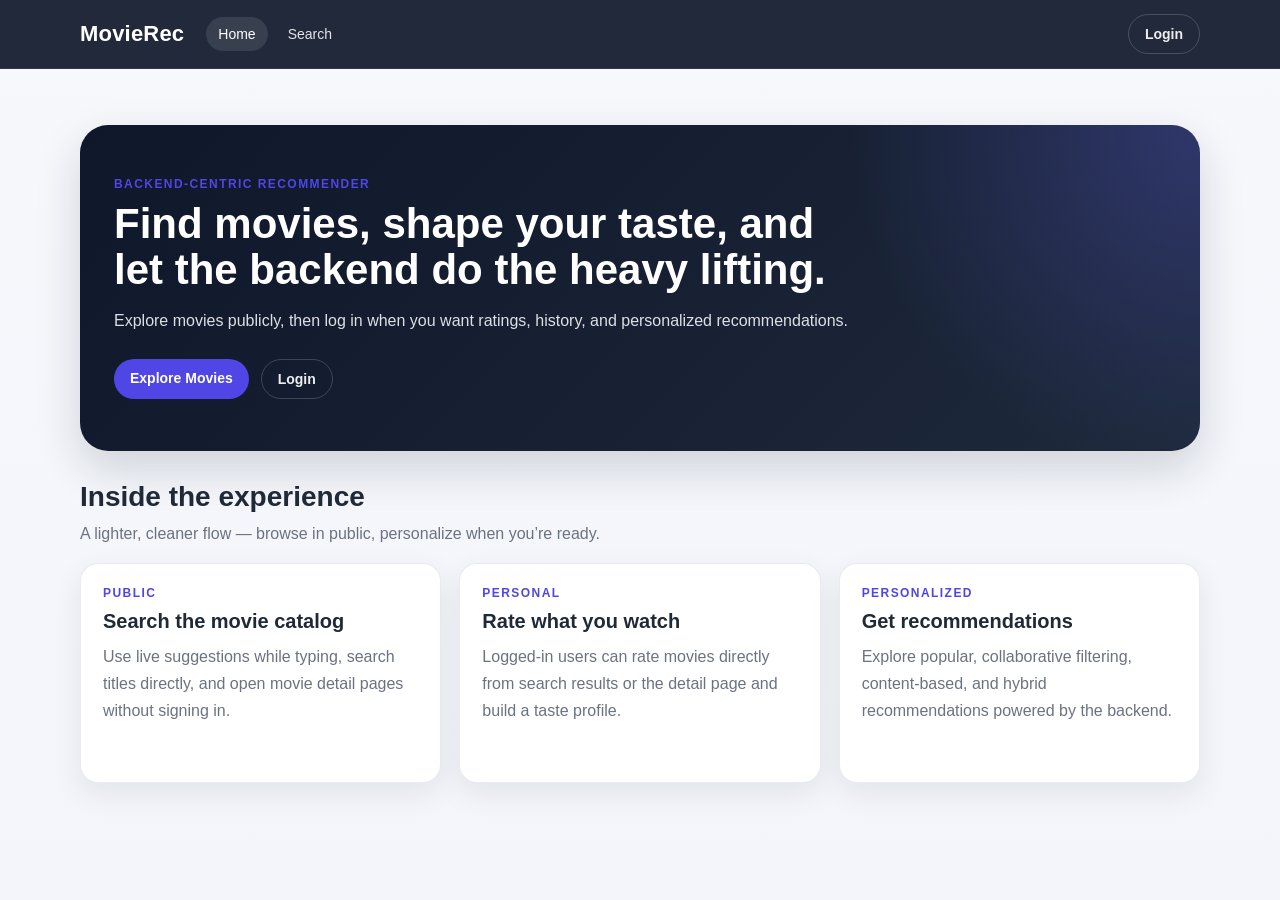
<file: recomender/target/classes/static/index.html>
<!DOCTYPE html>
<html lang="en">
<head>
  <meta charset="UTF-8" />
  <meta name="viewport" content="width=device-width, initial-scale=1.0" />
  <title>Movie Recommendation System</title>
  <link rel="stylesheet" href="style.css" />
</head>
<body onload="initHomePage()">
  <div id="navbarRoot"></div>

  <div class="container">
    <section class="hero">
      <div class="kicker">Backend-centric recommender</div>
      <h1 id="heroTitle">Find movies, shape your taste, and let the backend do the heavy lifting.</h1>
      <p id="heroText">
        Explore movies publicly, then log in when you want ratings, history, and personalized recommendations.
      </p>
      <div class="hero-actions" id="heroActions"></div>
    </section>

    <section class="section-head">
      <h2>Inside the experience</h2>
      <p>A lighter, cleaner flow — browse in public, personalize when you’re ready.</p>
    </section>

    <section class="feature-grid">
      <div class="feature-card">
        <div>
          <div class="kicker">Public</div>
          <h3>Search the movie catalog</h3>
          <p>
            Use live suggestions while typing, search titles directly, and open movie detail pages without signing in.
          </p>
        </div>
      </div>

      <div class="feature-card">
        <div>
          <div class="kicker">Personal</div>
          <h3>Rate what you watch</h3>
          <p>
            Logged-in users can rate movies directly from search results or the detail page and build a taste profile.
          </p>
        </div>
      </div>

      <div class="feature-card">
        <div>
          <div class="kicker">Personalized</div>
          <h3>Get recommendations</h3>
          <p>
            Explore popular, collaborative filtering, content-based, and hybrid recommendations powered by the backend.
          </p>
        </div>
      </div>
    </section>
  </div>

  <script src="common.js"></script>
  <script src="home.js"></script>
</body>
</html>
</file>
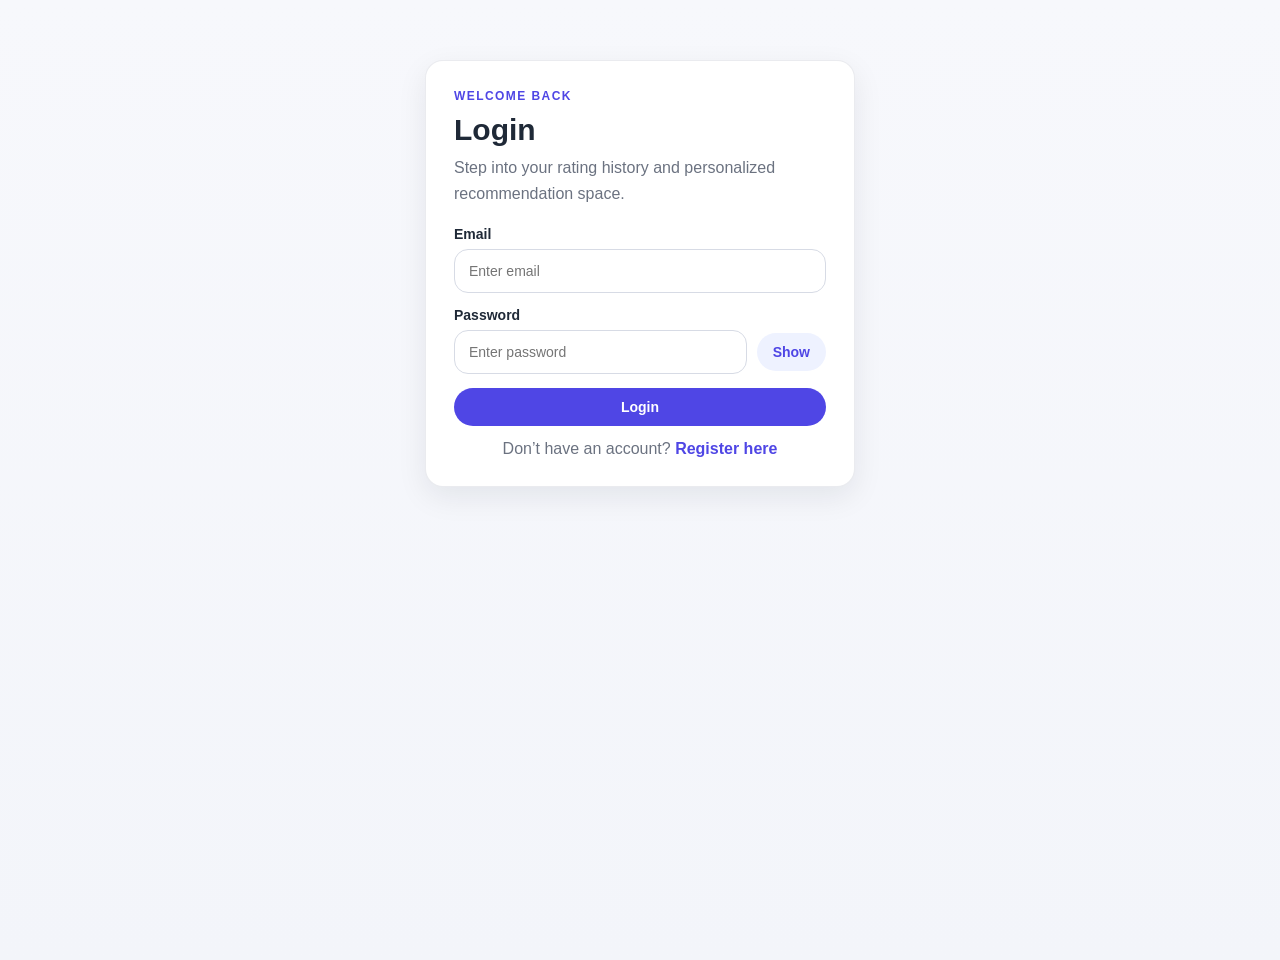
<file: recomender/target/classes/static/dashboard.html>
<!DOCTYPE html>
<html lang="en">
<head>
  <meta charset="UTF-8" />
  <meta name="viewport" content="width=device-width, initial-scale=1.0" />
  <title>Dashboard - Movie Recommender</title>
  <link rel="stylesheet" href="style.css" />
</head>
<body onload="initDashboard()">
  <div class="container">
    <div class="topbar">
      <div>
        <h1>Movie Recommender Dashboard</h1>
        <p class="small-text">Frontend connected to Spring Boot backend</p>
      </div>
      <button class="logout-btn" onclick="logout()">Logout</button>
    </div>

    <div class="card">
      <h2>My Profile</h2>
      <div id="profileSection">Loading profile...</div>
    </div>

    <div class="grid">
      <div class="card">
        <h2>Search Movies</h2>

        <label for="searchQuery">Search by movie title</label>
        <div class="inline-row">
          <input type="text" id="searchQuery" placeholder="Search by movie title" />
          <button onclick="searchMovies()">Search</button>
        </div>

        <div id="movieResults"></div>
      </div>

      <div class="card">
        <h2>Rate a Movie</h2>

        <label for="rateMovieId">Movie ID</label>
        <input type="number" id="rateMovieId" placeholder="Movie ID" />

        <label for="rateValue">Rating</label>
        <select id="rateValue">
          <option value="">Select rating</option>
          <option value="0.5">0.5</option>
          <option value="1.0">1.0</option>
          <option value="1.5">1.5</option>
          <option value="2.0">2.0</option>
          <option value="2.5">2.5</option>
          <option value="3.0">3.0</option>
          <option value="3.5">3.5</option>
          <option value="4.0">4.0</option>
          <option value="4.5">4.5</option>
          <option value="5.0">5.0</option>
        </select>

        <button onclick="submitRating()">Submit Rating</button>
        <div id="ratingMessage"></div>
      </div>
    </div>

    <div class="card">
      <h2>My Ratings</h2>
      <button class="secondary-btn" onclick="loadMyRatings()">Refresh Ratings</button>
      <div id="myRatings">Loading ratings...</div>
    </div>

    <div class="card">
      <h2>Recommendations</h2>

      <label for="strategy">Recommendation Strategy</label>
      <select id="strategy">
        <option value="popular">popular</option>
        <option value="cf">cf</option>
        <option value="content">content</option>
        <option value="hybrid">hybrid</option>
      </select>

      <label for="kValue">Number of Recommendations</label>
      <input type="number" id="kValue" value="10" min="1" max="50" placeholder="How many recommendations?" />

      <button onclick="loadRecommendations()">Get Recommendations</button>

      <div id="recommendations"></div>
    </div>
  </div>

  <script src="dashboard.js"></script>
</body>
</html>
</file>
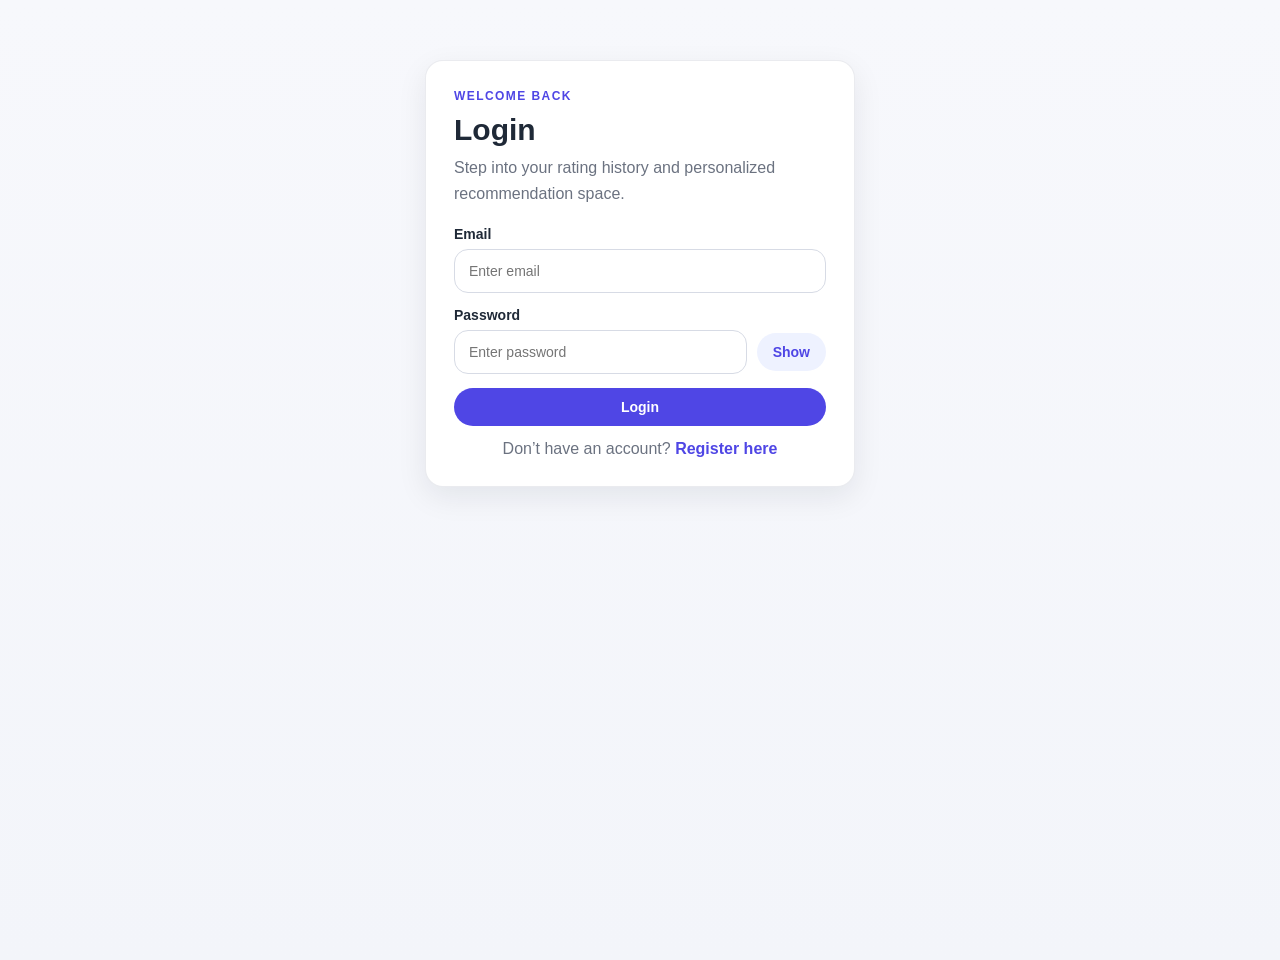
<file: recomender/target/classes/static/login.html>
<!DOCTYPE html>
<html lang="en">
<head>
  <meta charset="UTF-8" />
  <meta name="viewport" content="width=device-width, initial-scale=1.0" />
  <title>Login</title>
  <link rel="stylesheet" href="style.css" />
  <style>
    body { visibility: hidden; }
    .password-row { display: flex; gap: 10px; align-items: center; }
    .password-row input { margin-bottom: 14px; }
    .password-row button { margin-bottom: 14px; }
  </style>
</head>
<body onload="redirectIfAlreadyLoggedIn()">
  <div class="auth-box">
    <div class="kicker">Welcome back</div>
    <h2>Login</h2>
    <p class="auth-subtitle">Step into your rating history and personalized recommendation space.</p>

    <label for="loginEmail">Email</label>
    <input type="email" id="loginEmail" placeholder="Enter email" autocomplete="off" />

    <label for="loginPassword">Password</label>
    <div class="password-row">
      <input type="password" id="loginPassword" placeholder="Enter password" autocomplete="new-password" />
      <button type="button" class="soft-btn" id="loginPasswordToggle" onclick="togglePassword('loginPassword','loginPasswordToggle')">Show</button>
    </div>

    <button class="primary-btn" style="width:100%;" onclick="login()">Login</button>

    <div id="loginMessage"></div>

    <p class="center-text">
      Don’t have an account? <a href="register.html">Register here</a>
    </p>
  </div>

  <script src="common.js"></script>
  <script src="auth.js"></script>
</body>
</html>
</file>
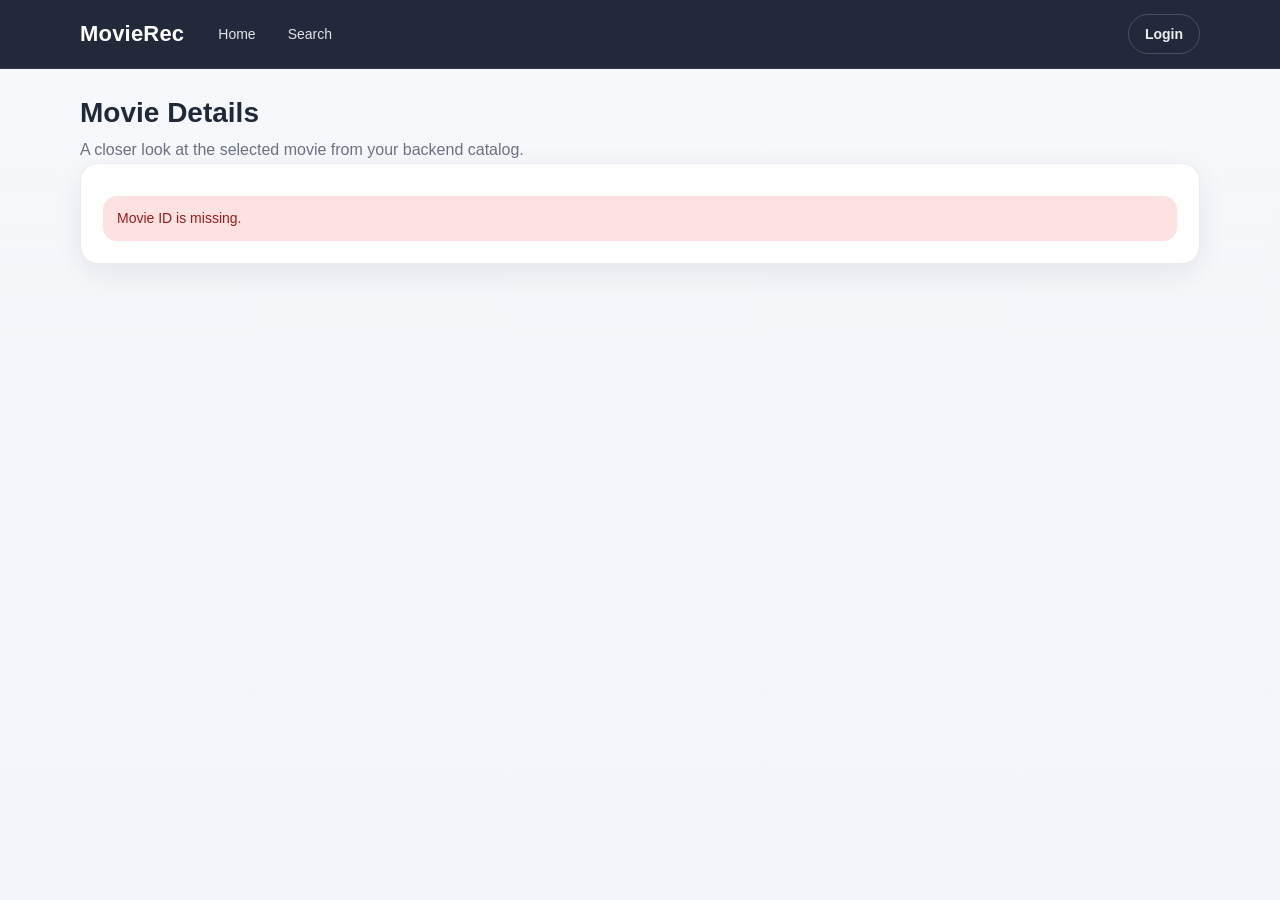
<file: recomender/target/classes/static/movie.html>
<!DOCTYPE html>
<html lang="en">
<head>
  <meta charset="UTF-8" />
  <meta name="viewport" content="width=device-width, initial-scale=1.0" />
  <title>Movie Details</title>
  <link rel="stylesheet" href="style.css" />
</head>
<body onload="initMoviePage()">
  <div id="navbarRoot"></div>

  <div class="container">
    <div class="page-header">
      <h1>Movie Details</h1>
      <p>A closer look at the selected movie from your backend catalog.</p>
    </div>

    <div id="movieDetailContainer" class="detail-card">Loading movie details...</div>
  </div>

  <script src="common.js"></script>
  <script src="movie.js"></script>
</body>
</html>
</file>
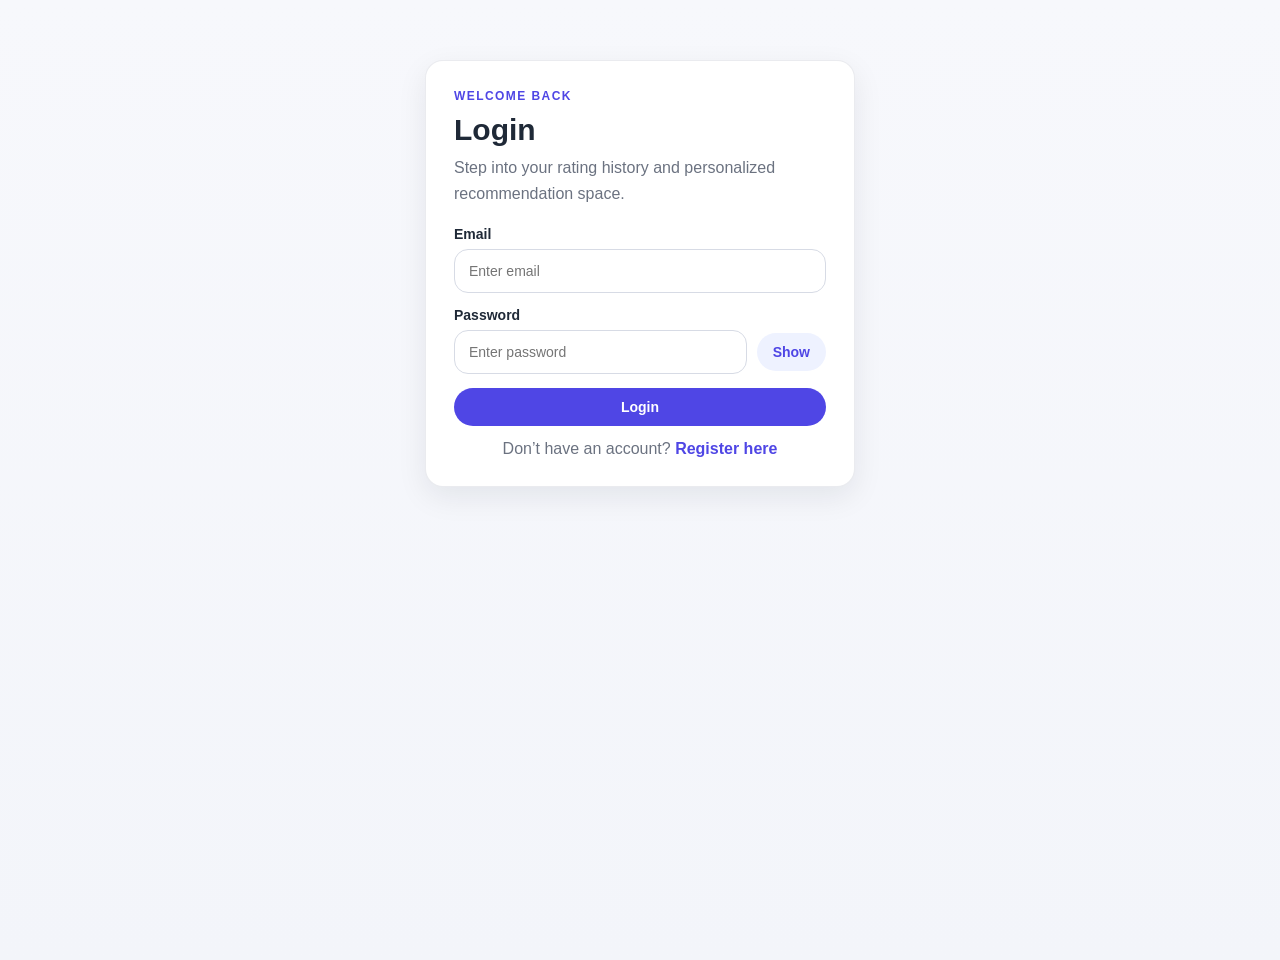
<file: recomender/target/classes/static/profile.html>
<!DOCTYPE html>
<html lang="en">
<head>
  <meta charset="UTF-8" />
  <meta name="viewport" content="width=device-width, initial-scale=1.0" />
  <title>Profile</title>
  <link rel="stylesheet" href="style.css" />
</head>
<body onload="initProfilePage()">
  <div id="navbarRoot"></div>

  <div class="container">
    <div class="page-header">
      <h1>My Profile</h1>
      <p>Your authenticated corner of the app.</p>
    </div>

    <div id="profileContainer">Loading profile...</div>
  </div>

  <script src="common.js"></script>
  <script src="profile.js"></script>
</body>
</html>
</file>
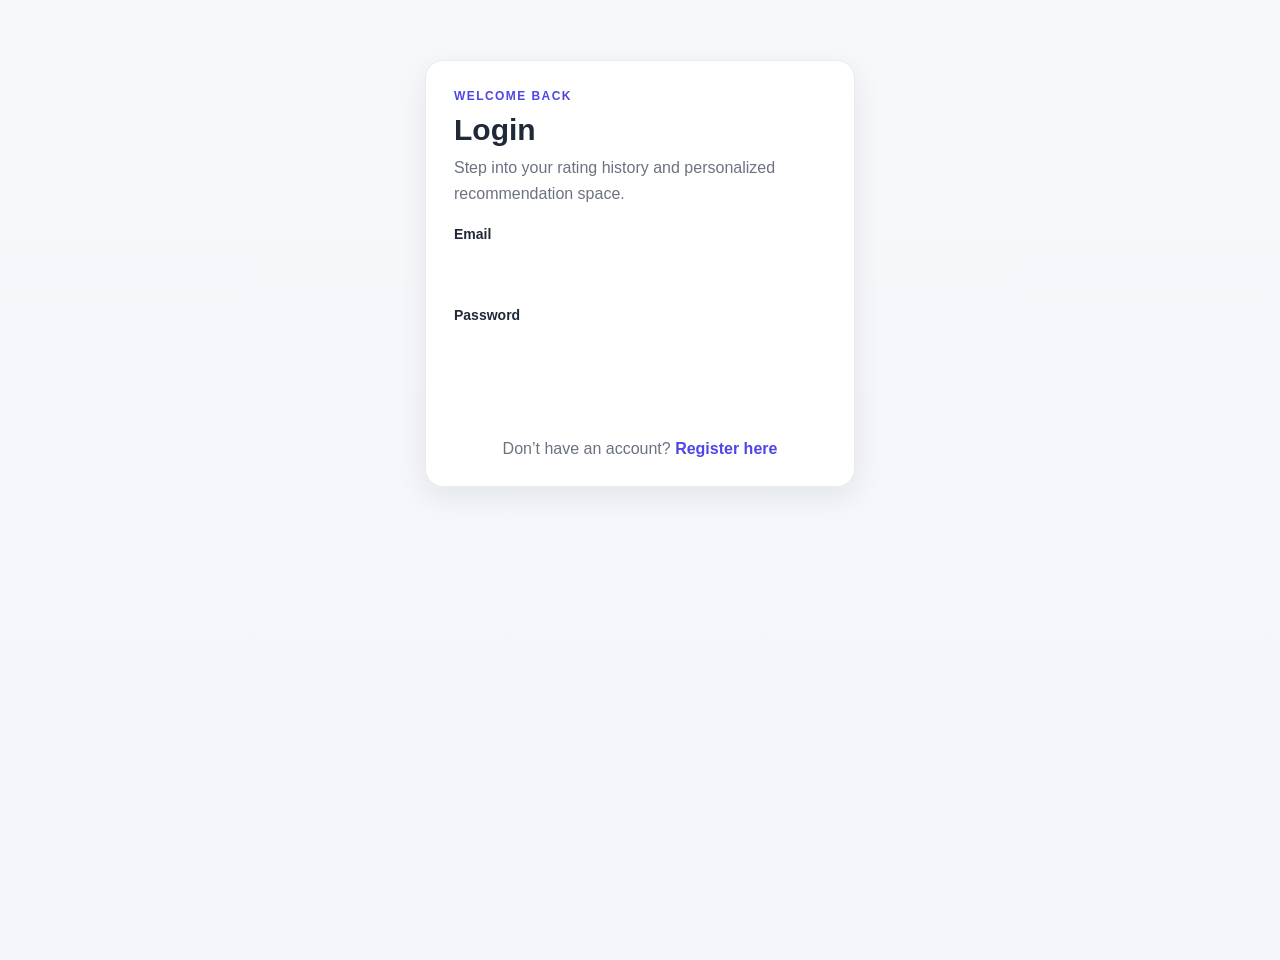
<file: recomender/target/classes/static/ratings.html>
<!DOCTYPE html>
<html lang="en">
<head>
  <meta charset="UTF-8" />
  <meta name="viewport" content="width=device-width, initial-scale=1.0" />
  <title>My Ratings</title>
  <link rel="stylesheet" href="style.css" />
</head>
<body onload="initRatingsPage()">
  <div id="navbarRoot"></div>

  <div class="container">
    <div class="page-header">
      <h1>My Ratings</h1>
      <p>Your latest ratings, newest first. This is where your taste leaves footprints.</p>
    </div>

    <div class="card">
      <div class="card-actions">
        <button class="soft-btn" onclick="loadRatings()">Refresh ratings</button>
        <a class="primary-btn" href="search.html">Rate more movies</a>
      </div>
    </div>

    <div class="card">
      <div id="ratingsContainer">Loading ratings...</div>
    </div>
  </div>

  <script src="common.js"></script>
  <script src="ratings.js"></script>
</body>
</html>
</file>
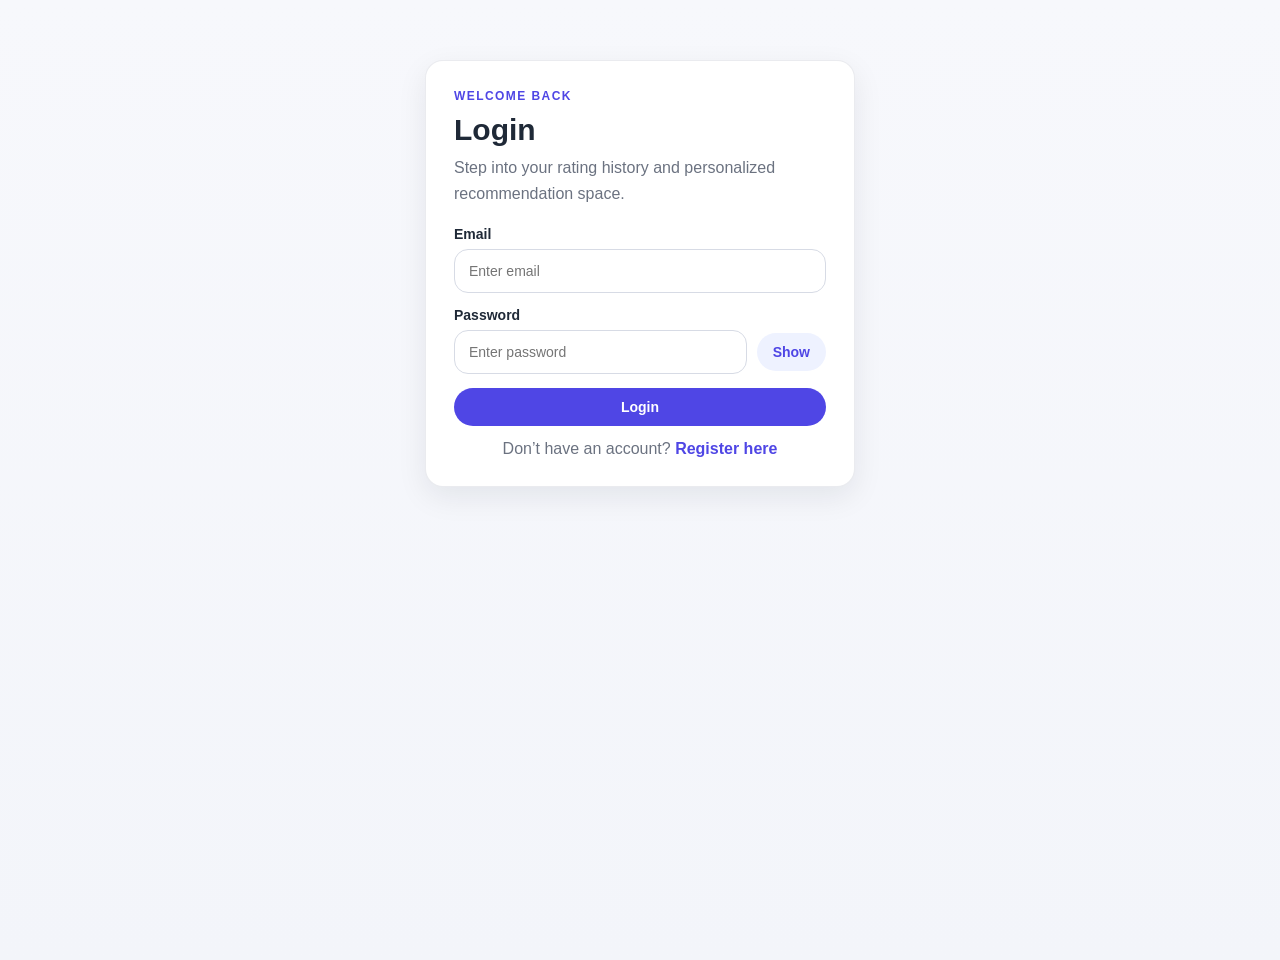
<file: recomender/target/classes/static/recommendations.html>
<!DOCTYPE html>
<html lang="en">
<head>
  <meta charset="UTF-8" />
  <meta name="viewport" content="width=device-width, initial-scale=1.0" />
  <title>Recommendations</title>
  <link rel="stylesheet" href="style.css" />
</head>
<body onload="initRecommendationsPage()">
  <div id="navbarRoot"></div>

  <div class="container">
    <div class="page-header">
      <h1>Recommendations</h1>
      <p>Choose a strategy, tune how many results you want, and let the backend speak.</p>
    </div>

    <div class="grid-2">
      <div class="card">
        <label for="strategy">Recommendation strategy</label>
        <select id="strategy">
          <option value="popular">popular</option>
          <option value="cf">cf</option>
          <option value="content">content</option>
          <option value="hybrid">hybrid</option>
        </select>

        <label for="kValue">Number of recommendations</label>
        <input type="number" id="kValue" value="10" min="1" max="50" />

        <div class="card-actions">
          <button class="primary-btn" onclick="loadRecommendations()">Get recommendations</button>
        </div>
      </div>

      <div class="card">
        <div class="kicker">Tip</div>
        <h3 style="margin-bottom:10px;">A good starting rhythm</h3>
        <p class="muted" style="line-height:1.7;">
          If you want something easy, begin with <strong>hybrid</strong>. If you want to inspect the model’s behavior,
          try <strong>popular</strong>, <strong>cf</strong>, and <strong>content</strong> one by one.
        </p>
      </div>
    </div>

    <div class="card">
      <div id="recommendationsContainer" class="empty-state">
        Pick a strategy and let the recommender cook.
      </div>
    </div>
  </div>

  <script src="common.js"></script>
  <script src="recommendations.js"></script>
</body>
</html>
</file>
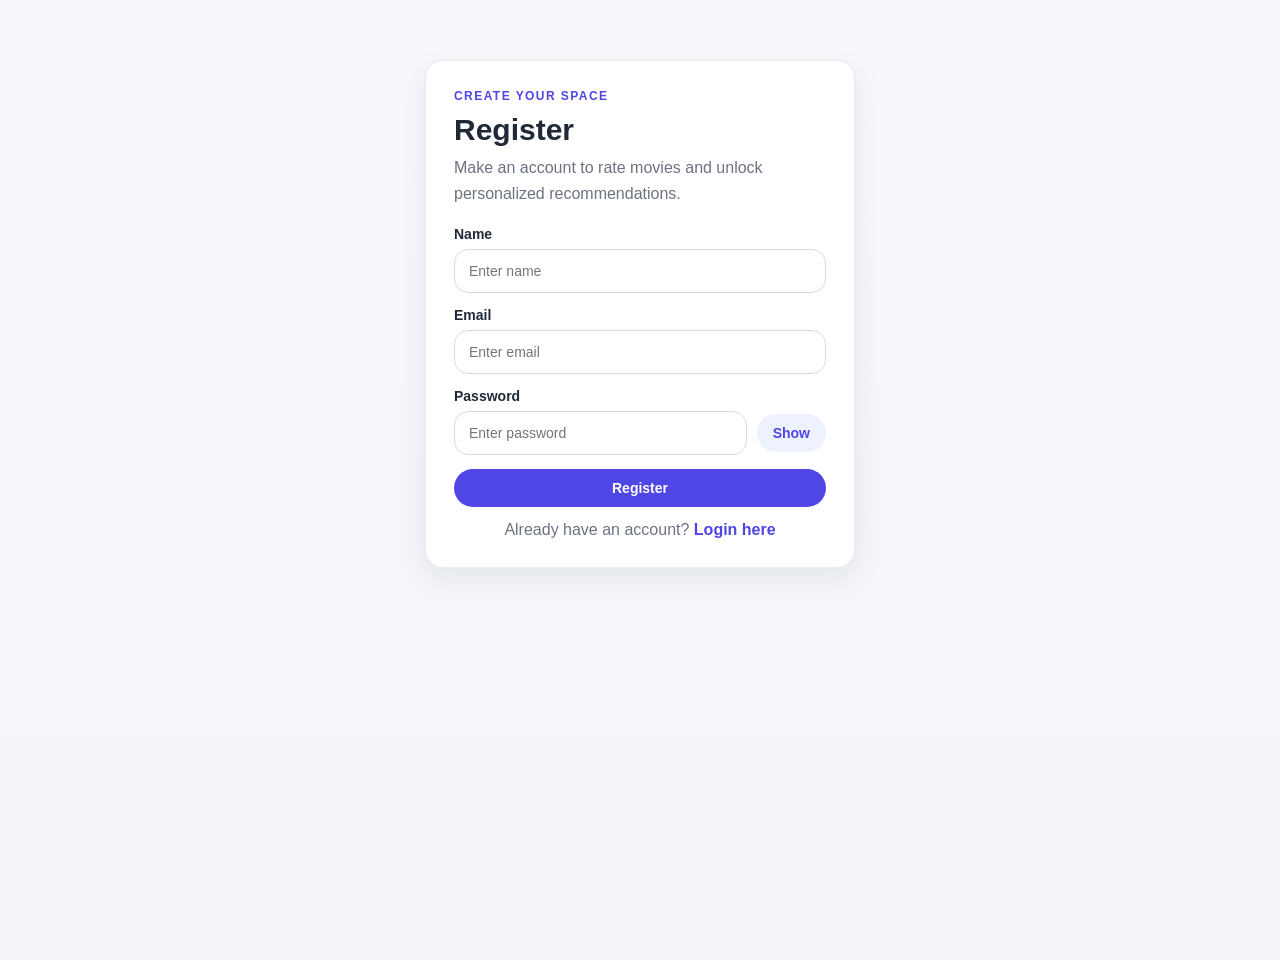
<file: recomender/target/classes/static/register.html>
<!DOCTYPE html>
<html lang="en">
<head>
  <meta charset="UTF-8" />
  <meta name="viewport" content="width=device-width, initial-scale=1.0" />
  <title>Register</title>
  <link rel="stylesheet" href="style.css" />
  <style>
    body { visibility: hidden; }
    .password-row { display: flex; gap: 10px; align-items: center; }
    .password-row input { margin-bottom: 14px; }
    .password-row button { margin-bottom: 14px; white-space: nowrap; }
  </style>
</head>
<body onload="redirectIfAlreadyLoggedIn()">
  <div class="auth-box">
    <div class="kicker">Create your space</div>
    <h2>Register</h2>
    <p class="auth-subtitle">Make an account to rate movies and unlock personalized recommendations.</p>

    <label for="registerName">Name</label>
    <input type="text" id="registerName" placeholder="Enter name" autocomplete="off" />

    <label for="registerEmail">Email</label>
    <input type="email" id="registerEmail" placeholder="Enter email" autocomplete="off" />

    <label for="registerPassword">Password</label>
    <div class="password-row">
      <input type="password" id="registerPassword" placeholder="Enter password" autocomplete="new-password" />
      <button
        type="button"
        class="soft-btn"
        id="registerPasswordToggle"
        onclick="togglePassword('registerPassword','registerPasswordToggle')">
        Show
      </button>
    </div>

    <button type="button" class="primary-btn" style="width:100%;" onclick="register()">Register</button>

    <div id="registerMessage"></div>

    <p class="center-text">
      Already have an account? <a href="login.html">Login here</a>
    </p>
  </div>

  <script src="common.js"></script>
  <script src="auth.js"></script>
</body>
</html>
</file>
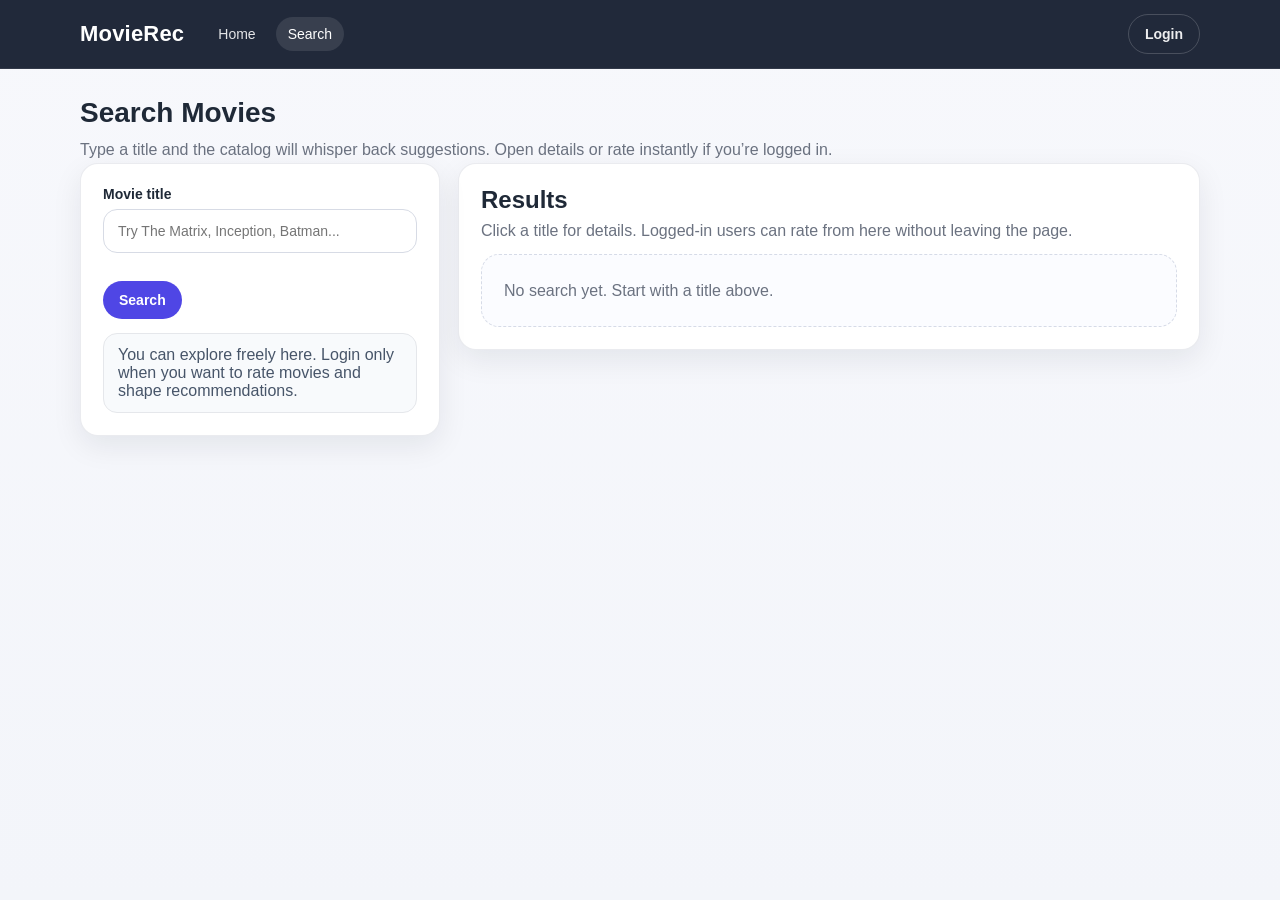
<file: recomender/target/classes/static/search.html>
<!DOCTYPE html>
<html lang="en">
<head>
  <meta charset="UTF-8" />
  <meta name="viewport" content="width=device-width, initial-scale=1.0" />
  <title>Search Movies</title>
  <link rel="stylesheet" href="style.css" />
</head>
<body onload="initSearchPage()">
  <div id="navbarRoot"></div>

  <div class="container">
    <div class="page-header">
      <h1>Search Movies</h1>
      <p>Type a title and the catalog will whisper back suggestions. Open details or rate instantly if you’re logged in.</p>
    </div>

    <div class="search-shell">
      <div class="search-panel">
        <div class="card">
          <label for="searchQuery">Movie title</label>
          <div class="search-wrapper">
            <input type="text" id="searchQuery" placeholder="Try The Matrix, Inception, Batman..." autocomplete="off" />
            <div id="suggestions" class="suggestions"></div>
          </div>

          <div class="card-actions">
            <button class="primary-btn" onclick="runSearch()">Search</button>
          </div>

          <div id="searchMessage"></div>

          <div class="preview-lock" id="searchSideNote"></div>
        </div>
      </div>

      <div>
        <div class="card">
          <h2 style="margin-bottom:8px;">Results</h2>
          <p class="muted" style="margin-bottom:14px;">Click a title for details. Logged-in users can rate from here without leaving the page.</p>
          <div id="searchResults" class="empty-state">No search yet. Start with a title above.</div>
        </div>
      </div>
    </div>
  </div>

  <script src="common.js"></script>
  <script src="search.js"></script>
</body>
</html>
</file>
<file: recomender/target/classes/static/style.css>
:root {
  --bg: #f6f7fb;
  --surface: #ffffff;
  --surface-soft: #f9fafc;
  --text: #1f2937;
  --muted: #6b7280;
  --primary: #4f46e5;
  --primary-dark: #4338ca;
  --accent: #0f172a;
  --border: #e5e7eb;
  --success-bg: #dcfce7;
  --success-text: #166534;
  --error-bg: #fee2e2;
  --error-text: #991b1b;
  --shadow: 0 10px 30px rgba(15, 23, 42, 0.08);
  --radius: 18px;
}

* {
  margin: 0;
  padding: 0;
  box-sizing: border-box;
  font-family: Inter, Arial, sans-serif;
}

body {
  background: linear-gradient(180deg, #f7f8fc 0%, #f3f5fa 100%);
  color: var(--text);
  min-height: 100vh;
}

a {
  text-decoration: none;
  color: inherit;
}

button {
  border: none;
  cursor: pointer;
}

.container {
  width: 92%;
  max-width: 1120px;
  margin: 0 auto;
  padding: 28px 0 42px;
}

.navbar {
  position: sticky;
  top: 0;
  z-index: 50;
  background: rgba(15, 23, 42, 0.92);
  -webkit-backdrop-filter: blur(10px);
  backdrop-filter: blur(10px);
  color: white;
  border-bottom: 1px solid rgba(255, 255, 255, 0.08);
}
.nav-inner {
  width: 92%;
  max-width: 1120px;
  margin: 0 auto;
  padding: 14px 0;
  display: flex;
  align-items: center;
  justify-content: space-between;
  gap: 18px;
}

.nav-left {
  display: flex;
  align-items: center;
  gap: 22px;
}

.brand {
  font-size: 22px;
  font-weight: 800;
  letter-spacing: 0.2px;
}

.nav-links {
  display: flex;
  align-items: center;
  gap: 8px;
  flex-wrap: wrap;
}

.nav-link {
  color: rgba(255,255,255,0.88);
  padding: 9px 12px;
  border-radius: 999px;
  transition: 0.18s ease;
  font-size: 14px;
}

.nav-link:hover,
.nav-link.active {
  background: rgba(255,255,255,0.1);
  color: white;
}

.nav-right {
  display: flex;
  align-items: center;
  gap: 10px;
}

.ghost-btn,
.primary-btn,
.soft-btn,
.danger-btn {
  padding: 11px 16px;
  border-radius: 999px;
  font-weight: 600;
  transition: 0.2s ease;
  font-size: 14px;
}

.primary-btn {
  background: var(--primary);
  color: white;
}

.primary-btn:hover {
  background: var(--primary-dark);
}

.soft-btn {
  background: #eef2ff;
  color: var(--primary);
}

.soft-btn:hover {
  background: #e0e7ff;
}

.ghost-btn {
  background: transparent;
  color: rgba(255,255,255,0.92);
  border: 1px solid rgba(255,255,255,0.18);
}

.ghost-btn:hover {
  background: rgba(255,255,255,0.08);
}

.danger-btn {
  background: #dc2626;
  color: white;
}

.danger-btn:hover {
  background: #b91c1c;
}

.avatar-wrap {
  position: relative;
}

.avatar-btn {
  width: 42px;
  height: 42px;
  border-radius: 50%;
  background: linear-gradient(135deg, #8b5cf6, #4f46e5);
  color: white;
  font-weight: 800;
  font-size: 16px;
  box-shadow: 0 8px 18px rgba(79, 70, 229, 0.28);
}

.avatar-menu {
  position: absolute;
  top: calc(100% + 10px);
  right: 0;
  width: 220px;
  background: white;
  color: var(--text);
  border-radius: 16px;
  box-shadow: 0 20px 45px rgba(15, 23, 42, 0.15);
  border: 1px solid var(--border);
  padding: 10px;
  display: none;
}

.avatar-menu.open {
  display: block;
}

.avatar-user {
  padding: 10px 10px 12px;
  border-bottom: 1px solid var(--border);
  margin-bottom: 8px;
}

.avatar-user strong {
  display: block;
  margin-bottom: 3px;
}

.avatar-user span {
  color: var(--muted);
  font-size: 13px;
}

.menu-link,
.menu-btn {
  width: 100%;
  display: block;
  text-align: left;
  padding: 11px 12px;
  border-radius: 12px;
  background: transparent;
  color: var(--text);
  font-size: 14px;
}

.menu-link:hover,
.menu-btn:hover {
  background: #f6f7fb;
}

.hero {
  margin-top: 28px;
  background:
    radial-gradient(circle at top right, rgba(99,102,241,0.28), transparent 30%),
    linear-gradient(135deg, #0f172a, #1e293b);
  color: white;
  border-radius: 28px;
  padding: 52px 34px;
  box-shadow: 0 18px 45px rgba(15, 23, 42, 0.16);
}

.hero h1 {
  font-size: 42px;
  line-height: 1.1;
  margin-bottom: 14px;
  max-width: 720px;
}

.hero p {
  color: rgba(255,255,255,0.86);
  max-width: 760px;
  line-height: 1.75;
  font-size: 16px;
}

.hero-actions {
  display: flex;
  flex-wrap: wrap;
  gap: 12px;
  margin-top: 24px;
}

.section-head {
  margin: 30px 0 16px;
}

.section-head h2,
.page-header h1 {
  font-size: 28px;
  margin-bottom: 8px;
}

.section-head p,
.page-header p {
  color: var(--muted);
  line-height: 1.6;
}

.feature-grid,
.grid-2,
.grid-3 {
  display: grid;
  gap: 18px;
}

.feature-grid,
.grid-3 {
  grid-template-columns: repeat(3, 1fr);
}

.grid-2 {
  grid-template-columns: repeat(2, 1fr);
}

.card,
.feature-card,
.auth-box,
.detail-card {
  background: var(--surface);
  border: 1px solid rgba(229,231,235,0.8);
  border-radius: var(--radius);
  box-shadow: var(--shadow);
}

.card,
.detail-card {
  padding: 22px;
  margin-bottom: 18px;
}

.feature-card {
  padding: 22px;
  min-height: 220px;
  display: flex;
  flex-direction: column;
  justify-content: space-between;
}

.feature-card h3 {
  font-size: 20px;
  margin-bottom: 10px;
}

.feature-card p {
  color: var(--muted);
  line-height: 1.7;
  margin-bottom: 16px;
}

.kicker {
  font-size: 12px;
  font-weight: 700;
  color: var(--primary);
  letter-spacing: 0.12em;
  text-transform: uppercase;
  margin-bottom: 10px;
}

.auth-box {
  width: 92%;
  max-width: 430px;
  margin: 60px auto;
  padding: 28px;
}

.auth-box h2 {
  margin-bottom: 8px;
  font-size: 30px;
}

.auth-subtitle {
  color: var(--muted);
  margin-bottom: 20px;
  line-height: 1.6;
}

label {
  display: block;
  margin-bottom: 7px;
  font-weight: 600;
  font-size: 14px;
}

input,
select {
  width: 100%;
  border: 1px solid #d7dbe5;
  background: white;
  color: var(--text);
  border-radius: 14px;
  padding: 13px 14px;
  outline: none;
  transition: 0.18s ease;
  font-size: 14px;
  margin-bottom: 14px;
}

input:focus,
select:focus {
  border-color: #8b5cf6;
  box-shadow: 0 0 0 4px rgba(139, 92, 246, 0.1);
}

.inline-row {
  display: flex;
  gap: 10px;
  align-items: end;
}

.inline-row > * {
  flex: 1;
}

.inline-row .fit {
  flex: 0 0 auto;
}

.message {
  padding: 12px 14px;
  border-radius: 14px;
  margin-top: 10px;
  font-size: 14px;
  line-height: 1.5;
}

.success {
  background: var(--success-bg);
  color: var(--success-text);
}

.error {
  background: var(--error-bg);
  color: var(--error-text);
}

.muted {
  color: var(--muted);
}

.center-text {
  text-align: center;
  margin-top: 14px;
  color: var(--muted);
}

.center-text a {
  color: var(--primary);
  font-weight: 600;
}

.search-shell {
  display: grid;
  gap: 18px;
  grid-template-columns: 360px 1fr;
}

.search-panel {
  position: sticky;
  top: 88px;
  align-self: start;
}

.search-wrapper {
  position: relative;
}

.suggestions {
  position: absolute;
  inset: calc(100% - 5px) 0 auto 0;
  background: white;
  border: 1px solid var(--border);
  border-radius: 16px;
  box-shadow: 0 20px 38px rgba(15,23,42,0.14);
  overflow: hidden;
  z-index: 30;
  display: none;
  max-height: 320px;
  overflow-y: auto;
}

.suggestion-item {
  padding: 13px 14px;
  cursor: pointer;
  border-bottom: 1px solid #f2f4f8;
}

.suggestion-item:last-child {
  border-bottom: none;
}

.suggestion-item:hover {
  background: #f6f5ff;
}

.movie-card,
.rating-card,
.rec-card {
  background: var(--surface-soft);
  border: 1px solid var(--border);
  border-radius: 18px;
  padding: 18px;
  margin-bottom: 14px;
}

.movie-card h3,
.rating-card h3,
.rec-card h3 {
  margin-bottom: 6px;
  font-size: 19px;
}
.movie-title-link {
  color: var(--text);
  text-decoration: none;
  transition: 0.18s ease;
  display: inline-block;
}

.movie-title-link:hover {
  color: var(--primary);
  text-decoration: underline;
}
.meta-line {
  display: flex;
  gap: 10px;
  flex-wrap: wrap;
  margin: 10px 0 14px;
}

.badge {
  background: #ede9fe;
  color: #5b21b6;
  padding: 6px 10px;
  border-radius: 999px;
  font-size: 12px;
  font-weight: 700;
}

.subtle-box {
  margin-top: 12px;
  padding: 12px 13px;
  border-radius: 14px;
  background: #f3f4f6;
  color: #374151;
  line-height: 1.6;
  font-size: 14px;
}

.card-actions {
  display: flex;
  gap: 10px;
  flex-wrap: wrap;
  margin-top: 14px;
}

.empty-state {
  padding: 22px;
  border-radius: 18px;
  background: #fbfcff;
  border: 1px dashed #d6dbe7;
  color: var(--muted);
  line-height: 1.7;
}

.welcome-card {
  display: none;
}

.welcome-card.show {
  display: block;
}

.profile-grid {
  display: grid;
  gap: 16px;
  grid-template-columns: 1.2fr 1fr;
}

.profile-summary {
  display: flex;
  gap: 16px;
  align-items: center;
}

.profile-avatar-large {
  width: 72px;
  height: 72px;
  border-radius: 50%;
  display: grid;
  place-items: center;
  font-size: 28px;
  font-weight: 800;
  color: white;
  background: linear-gradient(135deg, #8b5cf6, #4f46e5);
}

.info-list p {
  margin-bottom: 10px;
  line-height: 1.6;
}

.small {
  font-size: 13px;
  color: var(--muted);
}

.preview-lock {
  margin-top: 14px;
  padding: 12px 14px;
  border-radius: 14px;
  background: #f8fafc;
  color: #475569;
  border: 1px solid var(--border);
}

@media (max-width: 980px) {
  .feature-grid,
  .grid-3,
  .grid-2,
  .profile-grid,
  .search-shell {
    grid-template-columns: 1fr;
  }

  .search-panel {
    position: static;
  }

  .hero h1 {
    font-size: 34px;
  }
}

@media (max-width: 720px) {
  .nav-inner {
    flex-wrap: wrap;
  }

  .nav-left {
    width: 100%;
    justify-content: space-between;
  }

  .nav-links {
    gap: 4px;
  }

  .hero {
    padding: 38px 22px;
  }

  .hero h1 {
    font-size: 30px;
  }

  .inline-row {
    flex-direction: column;
    align-items: stretch;
  }
}
</file>
